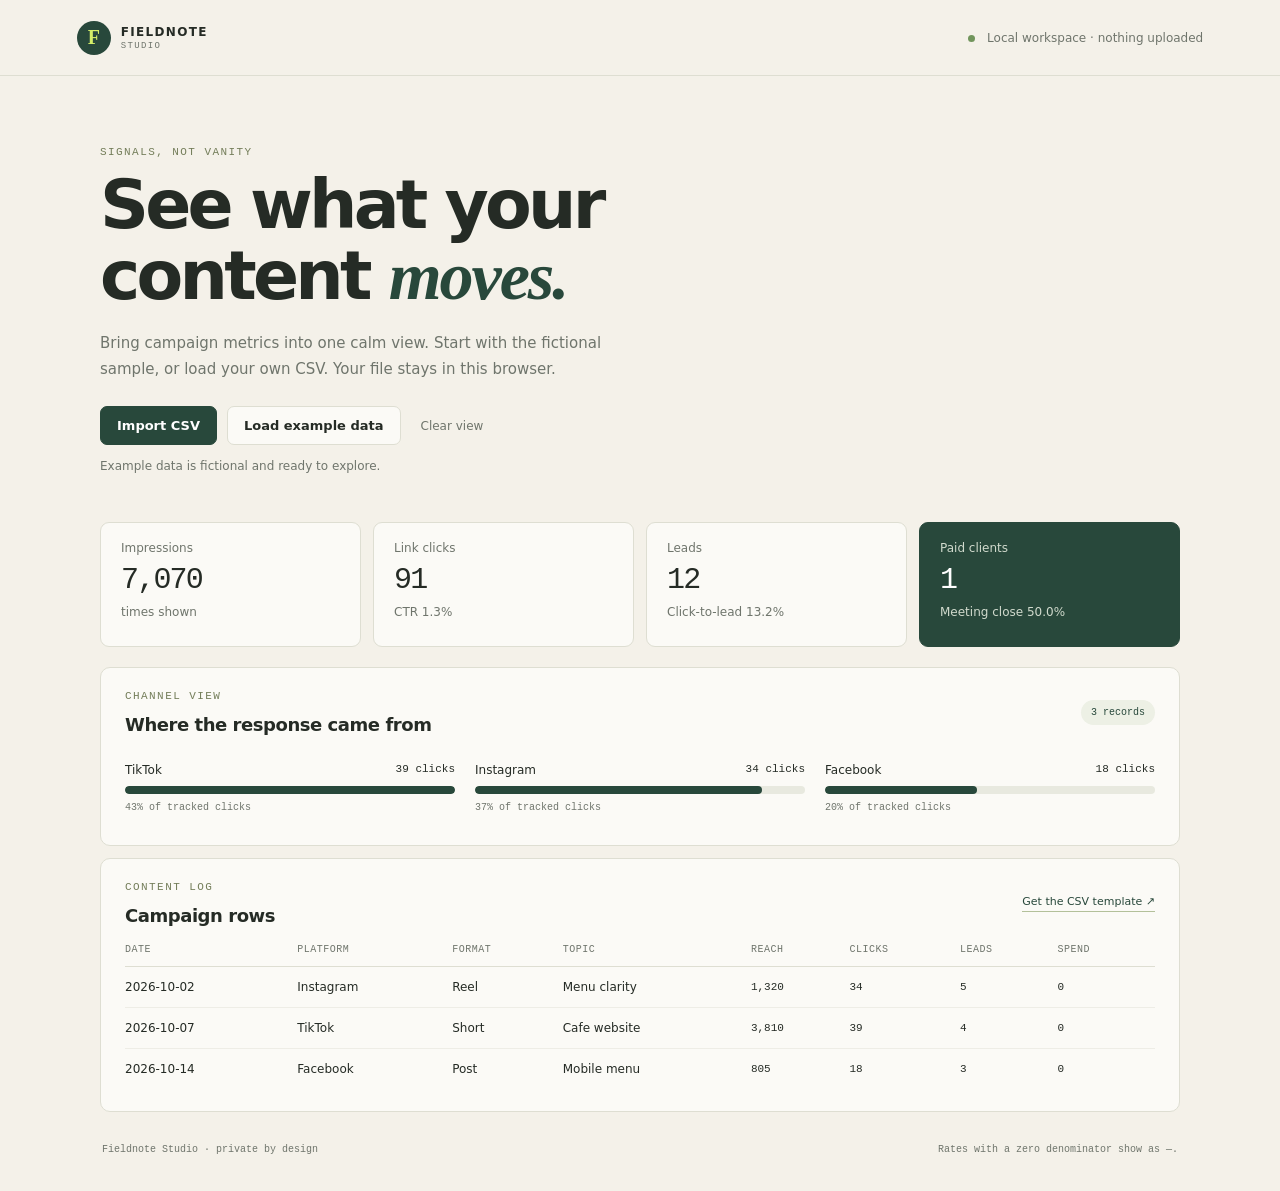
<file: commercial-studio/apps/campaign-dashboard/index.html>
<!doctype html>
<html lang="en">
<head>
  <meta charset="utf-8">
  <meta name="viewport" content="width=device-width, initial-scale=1">
  <meta name="theme-color" content="#f4f1e9">
  <title>Fieldnote | Campaign signals</title>
  <link rel="stylesheet" href="styles.css">
</head>
<body>
  <header class="topbar">
    <a class="brand" href="../../README.md" aria-label="Fieldnote Studio home"><span class="brand-mark">F</span><span>FIELDNOTE <small>STUDIO</small></span></a>
    <span class="privacy"><i></i> Local workspace · nothing uploaded</span>
  </header>
  <main class="shell">
    <section class="intro">
      <p class="eyebrow">SIGNALS, NOT VANITY</p>
      <h1>See what your content <em>moves.</em></h1>
      <p class="lede">Bring campaign metrics into one calm view. Start with the fictional sample, or load your own CSV. Your file stays in this browser.</p>
      <div class="actions">
        <label class="button primary" for="csv-file">Import CSV</label>
        <input id="csv-file" type="file" accept=".csv,text/csv" hidden>
        <button class="button quiet" id="load-sample" type="button">Load example data</button>
        <button class="text-button" id="clear-data" type="button">Clear view</button>
      </div>
      <p id="status" class="status" role="status">Example data is fictional and ready to explore.</p>
    </section>

    <section class="metric-grid" aria-label="Campaign totals">
      <article class="metric"><span>Impressions</span><strong id="total-impressions">—</strong><small>times shown</small></article>
      <article class="metric"><span>Link clicks</span><strong id="total-clicks">—</strong><small id="ctr">CTR —</small></article>
      <article class="metric"><span>Leads</span><strong id="total-leads">—</strong><small id="lead-rate">Click-to-lead —</small></article>
      <article class="metric accent"><span>Paid clients</span><strong id="total-paid">—</strong><small id="close-rate">Meeting close —</small></article>
    </section>

    <section class="panel chart-panel">
      <div class="section-heading"><div><p class="eyebrow">CHANNEL VIEW</p><h2>Where the response came from</h2></div><span id="record-count" class="pill">0 records</span></div>
      <div id="platform-chart" class="bars" aria-live="polite"></div>
      <p id="chart-empty" class="empty">Load sample data or import a CSV to see a channel comparison.</p>
    </section>

    <section class="panel table-panel">
      <div class="section-heading"><div><p class="eyebrow">CONTENT LOG</p><h2>Campaign rows</h2></div><a class="template-link" href="../../analytics/sample_campaign_metrics.csv" download>Get the CSV template ↗</a></div>
      <div class="table-wrap"><table><thead><tr><th>Date</th><th>Platform</th><th>Format</th><th>Topic</th><th>Reach</th><th>Clicks</th><th>Leads</th><th>Spend</th></tr></thead><tbody id="campaign-rows"></tbody></table></div>
      <p id="table-empty" class="empty">Nothing to show yet.</p>
    </section>

    <footer><span>Fieldnote Studio · private by design</span><span>Rates with a zero denominator show as —.</span></footer>
  </main>
  <script src="app.js"></script>
</body>
</html>
</file>
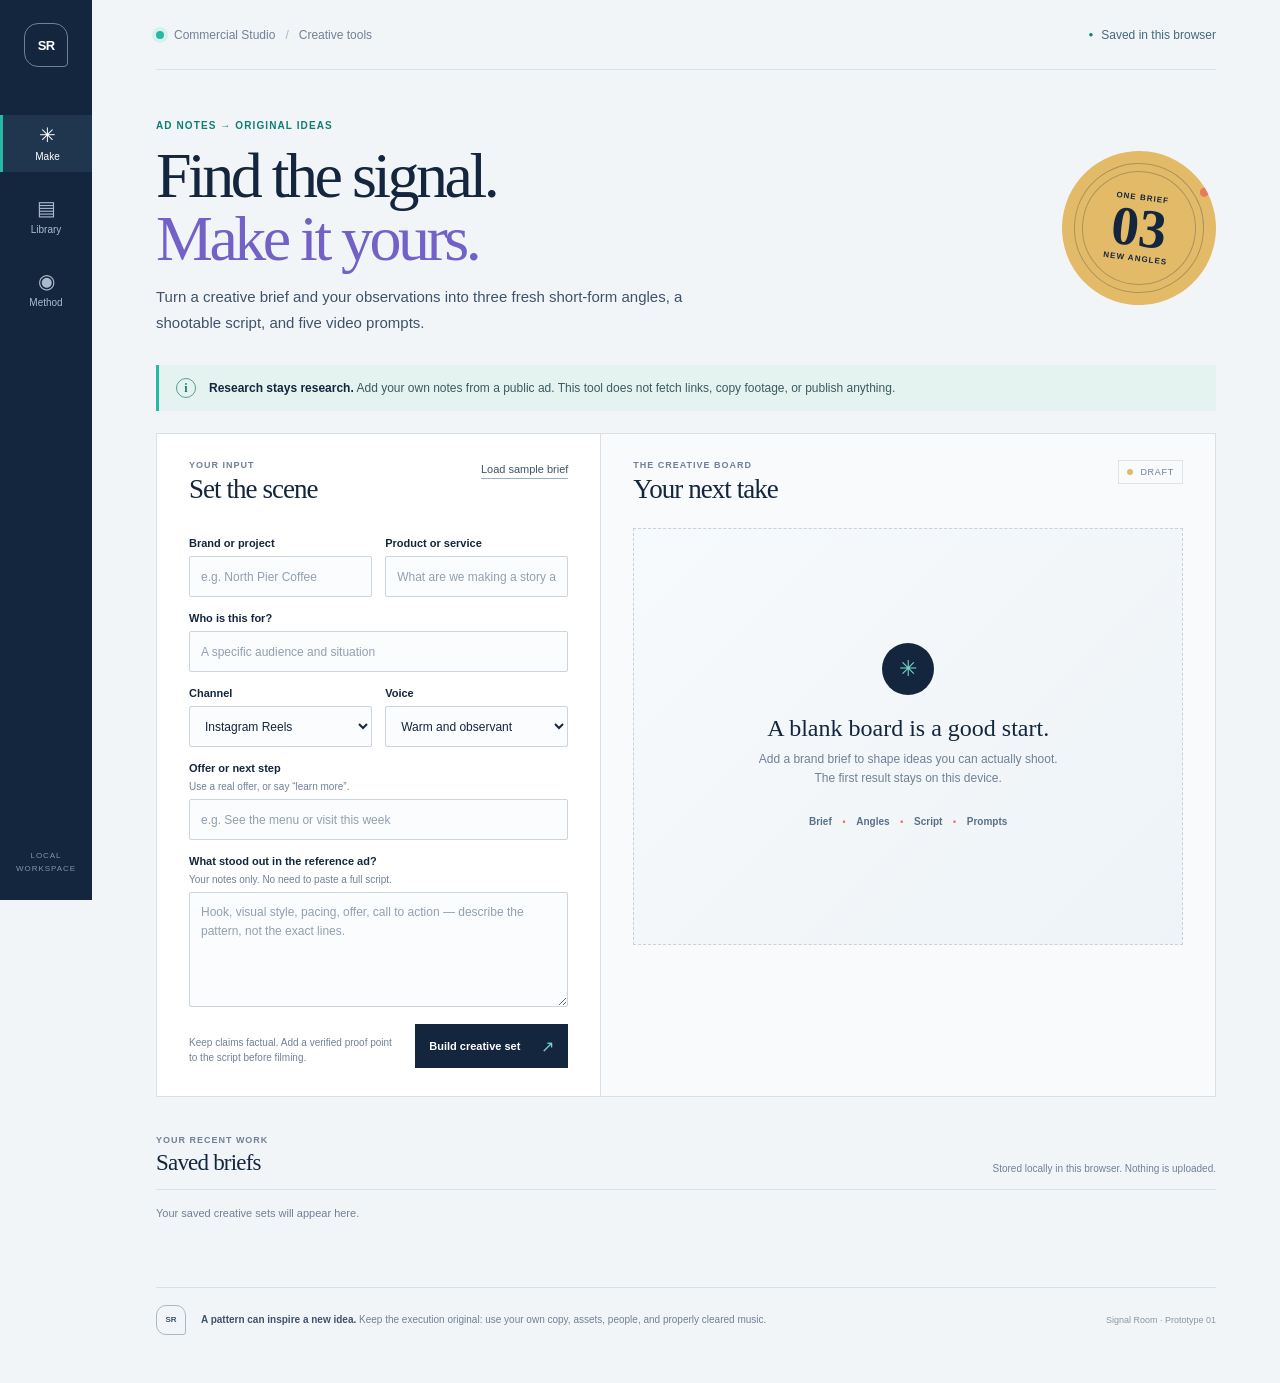
<file: commercial-studio/apps/creative-workbench/index.html>
<!doctype html>
<html lang="en">
<head>
  <meta charset="utf-8">
  <meta name="viewport" content="width=device-width, initial-scale=1">
  <meta name="theme-color" content="#14263d">
  <meta name="description" content="A local creative workbench for turning ad observations into original short-form concepts and video prompts.">
  <title>Signal Room — Creative Workbench</title>
  <link rel="stylesheet" href="styles.css">
  <script src="app.js" defer></script>
</head>
<body>
  <div class="app-frame">
    <aside class="rail" aria-label="Workspace navigation">
      <a class="brand-mark" href="#top" aria-label="Signal Room home">SR</a>
      <nav>
        <a class="nav-item is-current" href="#brief" aria-current="page"><span class="nav-glyph">✳</span><span>Make</span></a>
        <a class="nav-item" href="#library"><span class="nav-glyph">▤</span><span>Library</span></a>
        <a class="nav-item" href="#method"><span class="nav-glyph">◉</span><span>Method</span></a>
      </nav>
      <div class="rail-note">LOCAL<br>WORKSPACE</div>
    </aside>

    <main id="top" class="main-area">
      <header class="topbar">
        <div class="crumb"><span class="crumb-dot"></span> Commercial Studio <span class="crumb-slash">/</span> Creative tools</div>
        <div class="local-badge"><span aria-hidden="true">●</span> Saved in this browser</div>
      </header>

      <section class="intro" aria-labelledby="page-title">
        <div class="intro-copy">
          <p class="eyebrow">AD NOTES → ORIGINAL IDEAS</p>
          <h1 id="page-title">Find the signal.<br><em>Make it yours.</em></h1>
          <p class="intro-lede">Turn a creative brief and your observations into three fresh short-form angles, a shootable script, and five video prompts.</p>
        </div>
        <div class="signal-stamp" aria-label="One brief becomes three original creative angles">
          <span class="stamp-top">ONE BRIEF</span>
          <span class="stamp-number">03</span>
          <span class="stamp-bottom">NEW ANGLES</span>
          <span class="stamp-orbit" aria-hidden="true"></span>
        </div>
      </section>

      <section class="notice-strip" aria-label="How this tool works">
        <span class="notice-icon" aria-hidden="true">i</span>
        <p><strong>Research stays research.</strong> Add your own notes from a public ad. This tool does not fetch links, copy footage, or publish anything.</p>
      </section>

      <div class="workbench-grid">
        <section class="brief-panel" id="brief" aria-labelledby="brief-title">
          <div class="panel-heading">
            <div>
              <p class="section-kicker">YOUR INPUT</p>
              <h2 id="brief-title">Set the scene</h2>
            </div>
            <button class="text-button" id="sample-button" type="button">Load sample brief</button>
          </div>

          <form id="brief-form">
            <div class="field-pair">
              <label>Brand or project
                <input id="brand" name="brand" required maxlength="80" placeholder="e.g. North Pier Coffee">
              </label>
              <label>Product or service
                <input id="product" name="product" required maxlength="100" placeholder="What are we making a story about?">
              </label>
            </div>
            <label>Who is this for?
              <input id="audience" name="audience" required maxlength="140" placeholder="A specific audience and situation">
            </label>
            <div class="field-pair">
              <label>Channel
                <select id="platform" name="platform">
                  <option>Instagram Reels</option>
                  <option>TikTok</option>
                  <option>YouTube Shorts</option>
                  <option>Facebook Reels</option>
                  <option>General vertical video</option>
                </select>
              </label>
              <label>Voice
                <select id="tone" name="tone">
                  <option>Warm and observant</option>
                  <option>Playful and quick</option>
                  <option>Calm and useful</option>
                  <option>Direct and confident</option>
                  <option>Curious and conversational</option>
                </select>
              </label>
            </div>
            <label>Offer or next step <span class="label-note">Use a real offer, or say “learn more”.</span>
              <input id="offer" name="offer" maxlength="140" placeholder="e.g. See the menu or visit this week">
            </label>
            <label>What stood out in the reference ad? <span class="label-note">Your notes only. No need to paste a full script.</span>
              <textarea id="source-notes" name="sourceNotes" rows="5" maxlength="1200" placeholder="Hook, visual style, pacing, offer, call to action — describe the pattern, not the exact lines."></textarea>
            </label>
            <div class="form-footer">
              <p>Keep claims factual. Add a verified proof point to the script before filming.</p>
              <button class="primary-button" type="submit"><span>Build creative set</span><span aria-hidden="true">↗</span></button>
            </div>
          </form>
        </section>

        <section class="output-panel" aria-labelledby="output-title">
          <div class="panel-heading output-heading">
            <div>
              <p class="section-kicker">THE CREATIVE BOARD</p>
              <h2 id="output-title">Your next take</h2>
            </div>
            <span class="draft-tag"><span></span> DRAFT</span>
          </div>

          <div id="output-empty" class="empty-board">
            <div class="empty-mark" aria-hidden="true"><span>✳</span></div>
            <h3>A blank board is a good start.</h3>
            <p>Add a brand brief to shape ideas you can actually shoot. The first result stays on this device.</p>
            <div class="mini-flow" aria-label="Brief, angles, script, prompts">
              <span>Brief</span><i>·</i><span>Angles</span><i>·</i><span>Script</span><i>·</i><span>Prompts</span>
            </div>
          </div>

          <div id="output" class="output-content" hidden>
            <div class="result-toolbar">
              <p id="result-meta"></p>
              <div class="toolbar-actions">
                <button id="copy-button" class="secondary-button" type="button">Copy pack</button>
                <button id="export-button" class="secondary-button" type="button">Export .md</button>
              </div>
            </div>
            <div id="result-body"></div>
          </div>
        </section>
      </div>

      <section class="library-section" id="library" aria-labelledby="library-title">
        <div class="library-heading">
          <div>
            <p class="section-kicker">YOUR RECENT WORK</p>
            <h2 id="library-title">Saved briefs</h2>
          </div>
          <p>Stored locally in this browser. Nothing is uploaded.</p>
        </div>
        <div id="library-list" class="library-list">
          <p class="library-empty">Your saved creative sets will appear here.</p>
        </div>
      </section>

      <footer class="method-footer" id="method">
        <div class="method-symbol" aria-hidden="true">SR</div>
        <p><strong>A pattern can inspire a new idea.</strong> Keep the execution original: use your own copy, assets, people, and properly cleared music.</p>
        <span>Signal Room · Prototype 01</span>
      </footer>
      <div id="live-message" class="live-message" role="status" aria-live="polite"></div>
    </main>
  </div>
</body>
</html>
</file>
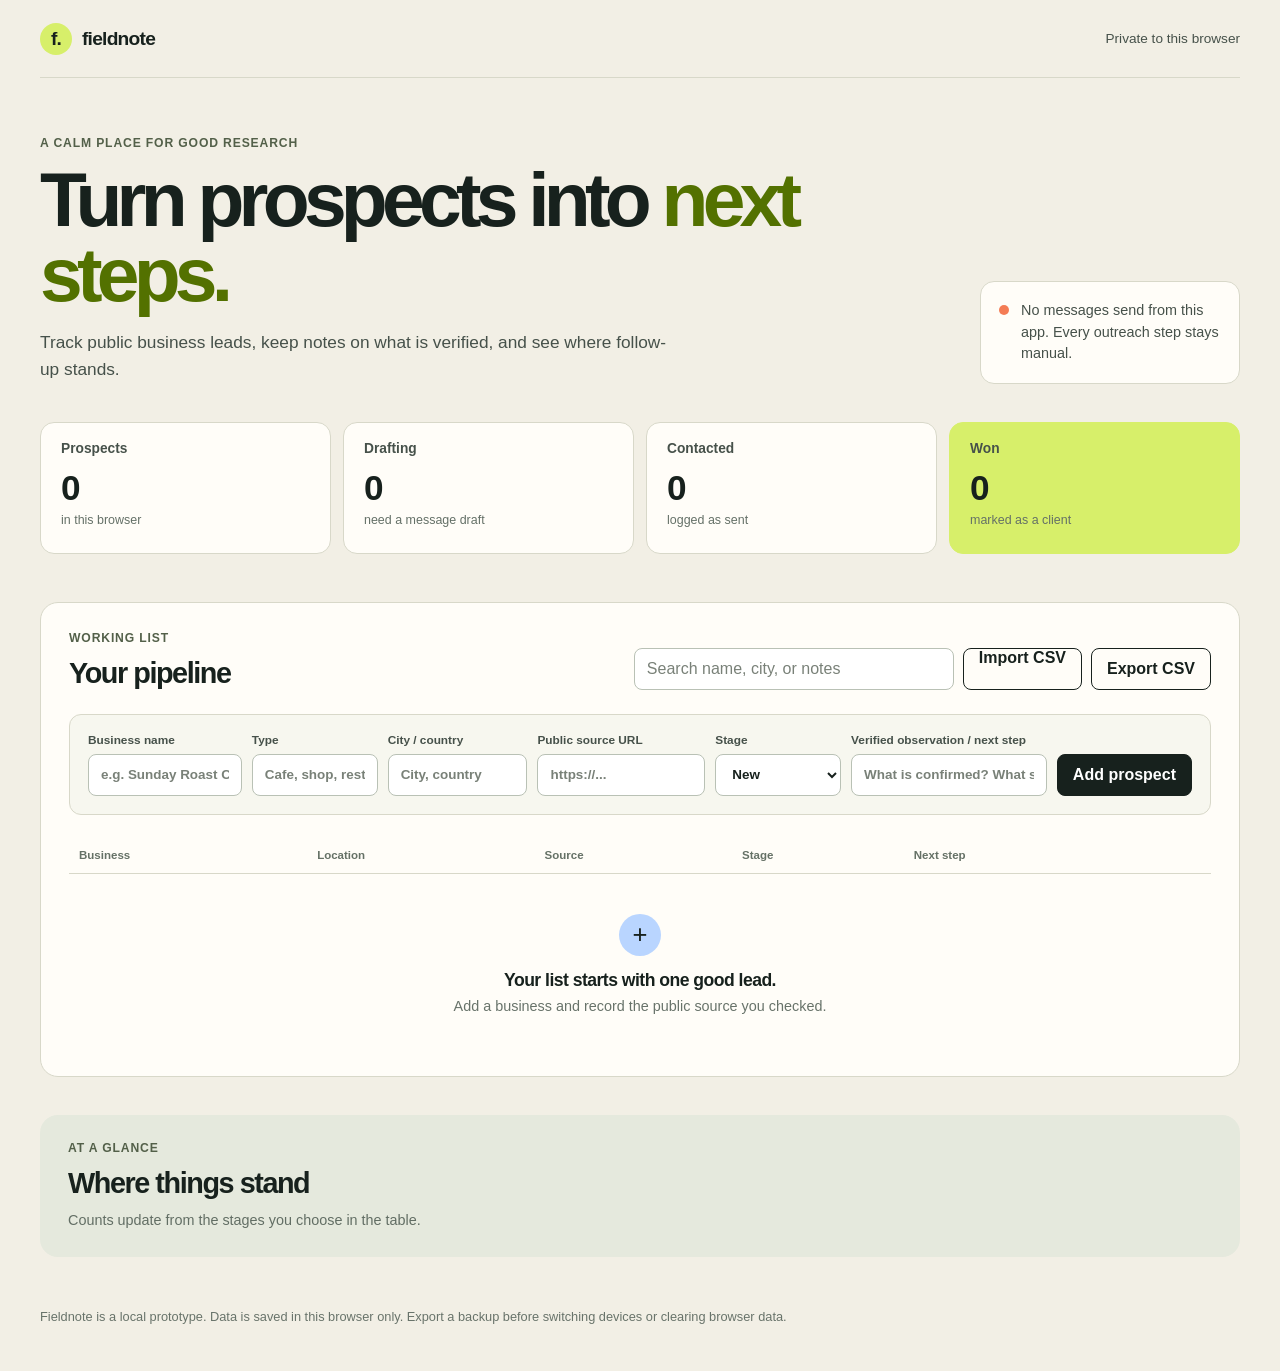
<file: commercial-studio/apps/prospect-board/index.html>
<!doctype html>
<html lang="en">
<head>
  <meta charset="utf-8">
  <meta name="viewport" content="width=device-width, initial-scale=1">
  <meta name="theme-color" content="#17211d">
  <title>Fieldnote | Local business pipeline</title>
  <link rel="stylesheet" href="styles.css">
  <script defer src="app.js"></script>
</head>
<body>
  <div class="shell">
    <header class="topbar">
      <a class="brand" href="#" aria-label="Fieldnote home"><span class="brand-mark">f.</span> fieldnote</a>
      <p class="privacy">Private to this browser</p>
    </header>

    <main>
      <section class="intro">
        <div>
          <p class="eyebrow">A calm place for good research</p>
          <h1>Turn prospects into <span>next steps.</span></h1>
          <p class="lede">Track public business leads, keep notes on what is verified, and see where follow-up stands.</p>
        </div>
        <div class="intro-note">
          <span class="note-dot" aria-hidden="true"></span>
          <p>No messages send from this app. Every outreach step stays manual.</p>
        </div>
      </section>

      <section class="metrics" aria-label="Pipeline overview">
        <article class="metric"><p>Prospects</p><strong id="metric-total">0</strong><span>in this browser</span></article>
        <article class="metric"><p>Drafting</p><strong id="metric-drafts">0</strong><span>need a message draft</span></article>
        <article class="metric"><p>Contacted</p><strong id="metric-contacted">0</strong><span>logged as sent</span></article>
        <article class="metric metric-accent"><p>Won</p><strong id="metric-won">0</strong><span>marked as a client</span></article>
      </section>

      <section class="board">
        <div class="board-heading">
          <div>
            <p class="eyebrow">Working list</p>
            <h2>Your pipeline</h2>
          </div>
          <div class="board-actions">
            <label class="search">
              <span class="visually-hidden">Search prospects</span>
              <input id="search" type="search" placeholder="Search name, city, or notes">
            </label>
            <label class="button button-quiet" for="import-file">Import CSV</label>
            <input id="import-file" type="file" accept=".csv,text/csv" hidden>
            <button class="button button-quiet" id="export" type="button">Export CSV</button>
          </div>
        </div>

        <form id="lead-form" class="add-form">
          <label>Business name
            <input name="businessName" required maxlength="100" autocomplete="organization" placeholder="e.g. Sunday Roast Cafe">
          </label>
          <label>Type
            <input name="businessType" maxlength="60" placeholder="Cafe, shop, restaurant">
          </label>
          <label>City / country
            <input name="location" maxlength="100" placeholder="City, country">
          </label>
          <label>Public source URL
            <input name="sourceUrl" type="url" maxlength="500" placeholder="https://...">
          </label>
          <label>Stage
            <select name="stage">
              <option value="new">New</option>
              <option value="researching">Researching</option>
              <option value="draft_ready">Draft ready</option>
              <option value="approved">Approved</option>
              <option value="contacted">Contacted</option>
              <option value="replied">Replied</option>
              <option value="won">Won</option>
              <option value="closed">Closed</option>
            </select>
          </label>
          <label class="notes-field">Verified observation / next step
            <input name="notes" maxlength="240" placeholder="What is confirmed? What should happen next?">
          </label>
          <button class="button button-primary" type="submit">Add prospect</button>
        </form>

        <div id="notice" class="notice" role="status" aria-live="polite"></div>

        <div class="table-wrap">
          <table>
            <thead>
              <tr><th>Business</th><th>Location</th><th>Source</th><th>Stage</th><th>Next step</th><th><span class="visually-hidden">Actions</span></th></tr>
            </thead>
            <tbody id="prospect-rows"></tbody>
          </table>
          <div id="empty-state" class="empty-state">
            <div class="empty-mark" aria-hidden="true">+</div>
            <h3>Your list starts with one good lead.</h3>
            <p>Add a business and record the public source you checked.</p>
          </div>
        </div>
      </section>

      <section class="stage-panel">
        <div>
          <p class="eyebrow">At a glance</p>
          <h2>Where things stand</h2>
          <p class="muted">Counts update from the stages you choose in the table.</p>
        </div>
        <div id="stage-chart" class="stage-chart" aria-label="Prospects by stage"></div>
      </section>
    </main>

    <footer>
      <p>Fieldnote is a local prototype. Data is saved in this browser only. Export a backup before switching devices or clearing browser data.</p>
    </footer>
  </div>
</body>
</html>
</file>
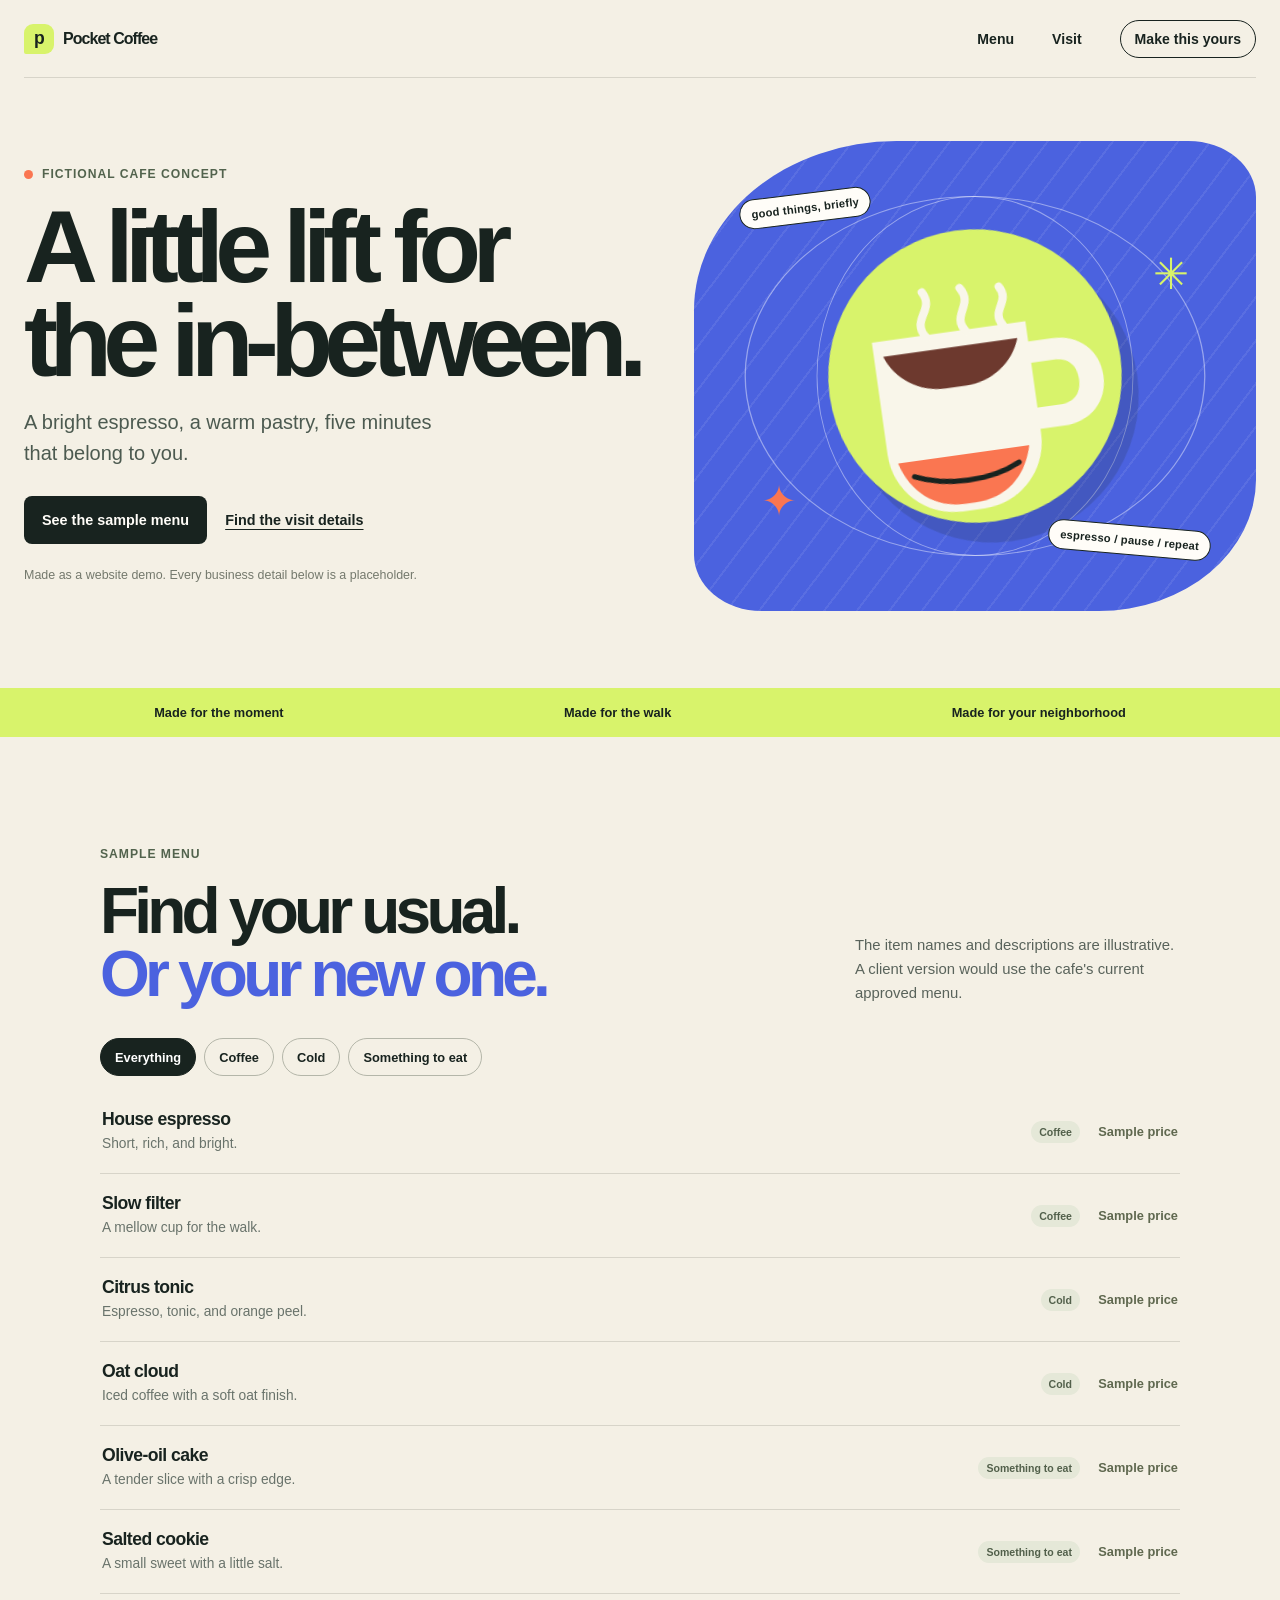
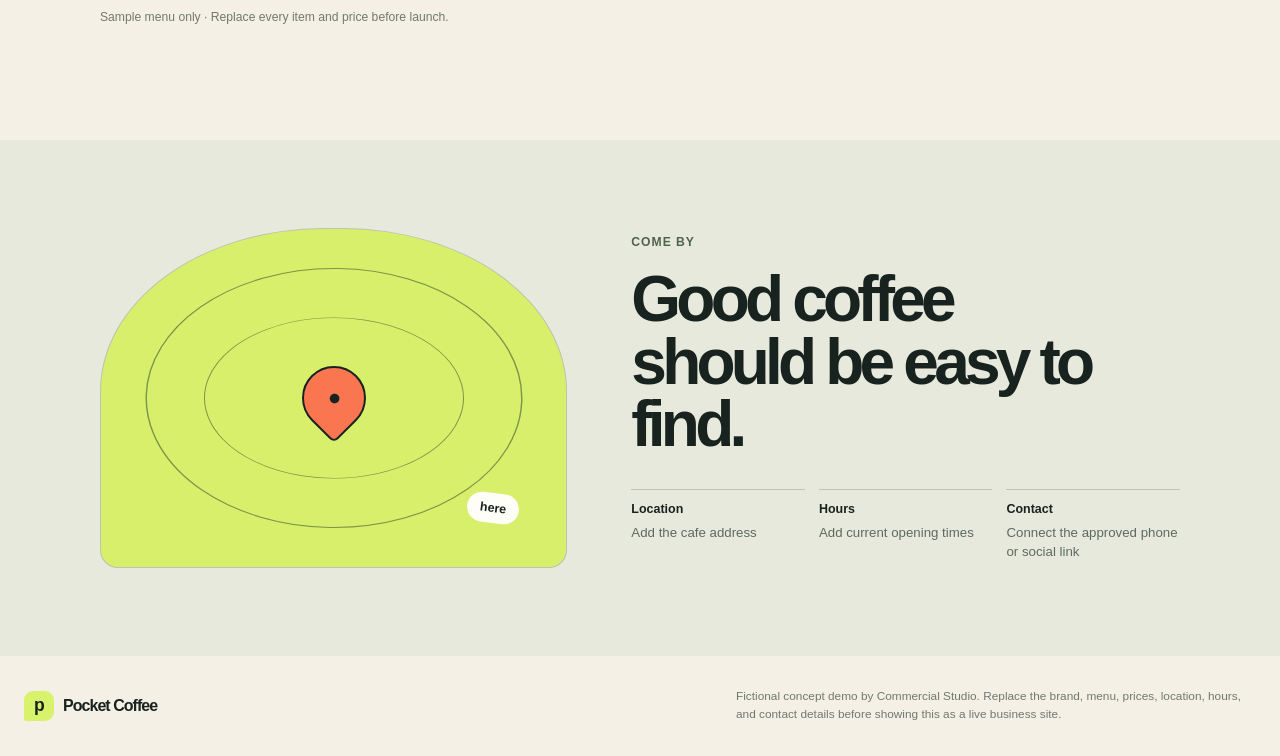
<file: commercial-studio/sites/cafe-demo/index.html>
<!doctype html>
<html lang="en">
<head>
  <meta charset="utf-8">
  <meta name="viewport" content="width=device-width, initial-scale=1">
  <meta name="theme-color" content="#18231f">
  <meta name="description" content="A fictional cafe website concept built for independent cafes.">
  <title>Pocket Coffee | Concept demo</title>
  <link rel="stylesheet" href="styles.css">
  <script defer src="app.js"></script>
</head>
<body>
  <header class="topbar">
    <a class="wordmark" href="#" aria-label="Pocket Coffee home"><span class="wordmark-icon">p</span><span>Pocket Coffee</span></a>
    <nav aria-label="Main navigation">
      <a href="#menu">Menu</a>
      <a href="#visit">Visit</a>
      <a class="nav-cta" href="#demo-note">Make this yours</a>
    </nav>
  </header>

  <main>
    <section class="hero">
      <div class="hero-copy">
        <p class="eyebrow"><span class="live-dot"></span> Fictional cafe concept</p>
        <h1>A little lift for the in-between.</h1>
        <p class="hero-text">A bright espresso, a warm pastry, five minutes that belong to you.</p>
        <div class="hero-actions">
          <a class="button button-dark" href="#menu">See the sample menu</a>
          <a class="text-link" href="#visit">Find the visit details</a>
        </div>
        <p class="hero-caption">Made as a website demo. Every business detail below is a placeholder.</p>
      </div>

      <div class="hero-art" aria-label="Original illustrated coffee cup" role="img">
        <div class="orbit orbit-one"></div>
        <div class="orbit orbit-two"></div>
        <span class="art-label label-top">good things, briefly</span>
        <svg class="cup-art" viewBox="0 0 380 380" aria-hidden="true">
          <circle cx="190" cy="190" r="143" fill="#d8f36b"/>
          <path d="M95 144h151v110c0 36-29 65-65 65h-21c-36 0-65-29-65-65V144Z" fill="#f9f6ea"/>
          <path d="M245 164h24c27 0 45 18 45 43s-18 43-45 43h-24v-21h23c14 0 22-8 22-22s-8-22-22-22h-23v-21Z" fill="#f9f6ea"/>
          <path d="M104 159h132c-8 23-30 39-56 39h-20c-26 0-48-16-56-39Z" fill="#6d392e"/>
          <path d="M148 146c-13-19 13-25 2-44M187 145c-12-17 12-24 0-42M224 145c-11-16 11-22 1-38" fill="none" stroke="#f9f6ea" stroke-width="8" stroke-linecap="round"/>
          <path d="M104 264h129c-8 30-29 48-60 48h-9c-30 0-52-18-60-48Z" fill="#fa7651"/>
          <path d="M118 279c28 13 72 15 103 0" fill="none" stroke="#18231f" stroke-width="5" stroke-linecap="round"/>
        </svg>
        <span class="art-label label-bottom">espresso / pause / repeat</span>
        <span class="art-star star-one" aria-hidden="true">✳</span>
        <span class="art-star star-two" aria-hidden="true">✦</span>
      </div>
    </section>

    <section class="strip" aria-label="Cafe details">
      <span>Made for the moment</span>
      <span>Made for the walk</span>
      <span>Made for your neighborhood</span>
    </section>

    <section id="menu" class="menu-section">
      <div class="section-heading">
        <div>
          <p class="eyebrow">Sample menu</p>
          <h2>Find your usual.<br><em>Or your new one.</em></h2>
        </div>
        <p class="section-intro">The item names and descriptions are illustrative. A client version would use the cafe's current approved menu.</p>
      </div>
      <div class="filters" role="group" aria-label="Filter menu items">
        <button type="button" data-filter="all" aria-pressed="true">Everything</button>
        <button type="button" data-filter="coffee" aria-pressed="false">Coffee</button>
        <button type="button" data-filter="cold" aria-pressed="false">Cold</button>
        <button type="button" data-filter="food" aria-pressed="false">Something to eat</button>
      </div>
      <ul id="menu-items" class="menu-list"></ul>
      <p class="sample-note">Sample menu only · Replace every item and price before launch.</p>
    </section>

    <section id="visit" class="visit-section">
      <div class="visit-mark" aria-hidden="true">
        <span class="map-ring ring-a"></span><span class="map-ring ring-b"></span><span class="map-pin">●</span>
        <span class="map-word">here</span>
      </div>
      <div class="visit-copy">
        <p class="eyebrow">Come by</p>
        <h2>Good coffee should be easy to find.</h2>
        <div class="visit-details">
          <p><strong>Location</strong><span>Add the cafe address</span></p>
          <p><strong>Hours</strong><span>Add current opening times</span></p>
          <p><strong>Contact</strong><span>Connect the approved phone or social link</span></p>
        </div>
      </div>
    </section>
  </main>

  <footer id="demo-note">
    <a class="wordmark" href="#"><span class="wordmark-icon">p</span><span>Pocket Coffee</span></a>
    <p>Fictional concept demo by Commercial Studio. Replace the brand, menu, prices, location, hours, and contact details before showing this as a live business site.</p>
  </footer>
</body>
</html>
</file>
<file: commercial-studio/apps/campaign-dashboard/styles.css>
:root{--paper:#f4f1e9;--ink:#252b25;--muted:#6f756c;--line:#deded2;--green:#28483b;--lime:#d4ee68;--card:#fbfaf6;--serif:Georgia,'Times New Roman',serif;--sans:system-ui,'Segoe UI',Arial,sans-serif;--mono:Consolas,'Courier New',monospace}
*{box-sizing:border-box}body{margin:0;background:var(--paper);color:var(--ink);font-family:var(--sans);font-size:15px}.topbar{height:76px;padding:0 clamp(22px,6vw,92px);display:flex;align-items:center;justify-content:space-between;border-bottom:1px solid var(--line)}.brand{display:flex;gap:10px;align-items:center;color:var(--ink);text-decoration:none;font-size:12px;font-weight:700;letter-spacing:.11em}.brand-mark{display:grid;place-items:center;width:34px;height:34px;background:var(--green);color:var(--lime);border-radius:50%;font-family:var(--serif);font-size:20px;letter-spacing:0}.brand small{display:block;margin-top:2px;font-family:var(--mono);font-size:9px;color:var(--muted);font-weight:400}.privacy{color:var(--muted);font-size:12px}.privacy i{display:inline-block;width:7px;height:7px;background:#71955c;border-radius:50%;margin-right:8px}.shell{width:min(1080px,calc(100% - 40px));margin:0 auto}.intro{padding:70px 0 34px;max-width:690px}.eyebrow{font:11px var(--mono);letter-spacing:.13em;color:#737d59;margin:0 0 12px}.intro h1{font-size:clamp(42px,6vw,68px);line-height:1.04;letter-spacing:-.055em;margin:0}.intro h1 em{font-family:var(--serif);font-weight:600;color:var(--green);letter-spacing:-.03em}.lede{max-width:560px;color:var(--muted);line-height:1.7;margin:20px 0 24px}.actions{display:flex;align-items:center;gap:10px;flex-wrap:wrap}.button{border:1px solid var(--line);border-radius:7px;padding:11px 16px;font:600 13px var(--sans);cursor:pointer}.primary{background:var(--green);color:white;border-color:var(--green)}.quiet{background:var(--card);color:var(--ink)}.text-button{border:0;background:transparent;color:var(--muted);font:500 12px var(--sans);cursor:pointer;padding:10px}.button:hover,.text-button:hover{transform:translateY(-1px)}.status{font-size:12px;color:var(--muted);min-height:17px;margin:14px 0 0}.metric-grid{display:grid;grid-template-columns:repeat(4,1fr);gap:12px;margin:12px 0 20px}.metric{background:var(--card);border:1px solid var(--line);border-radius:9px;padding:18px 20px;min-height:125px;display:flex;flex-direction:column;align-items:flex-start;gap:8px}.metric span,.metric small{font-size:12px;color:var(--muted)}.metric strong{font:500 30px var(--mono);letter-spacing:-.06em}.metric.accent{background:var(--green);color:#fff;border-color:var(--green)}.metric.accent span,.metric.accent small{color:#d1dacd}.panel{background:var(--card);border:1px solid var(--line);border-radius:10px;margin:12px 0;padding:22px 24px}.section-heading{display:flex;align-items:center;justify-content:space-between;gap:18px}.section-heading h2{font-size:18px;margin:0;letter-spacing:-.025em}.pill{font:10px var(--mono);padding:7px 10px;background:#edf0e5;color:var(--green);border-radius:99px}.bars{display:grid;grid-template-columns:repeat(3,1fr);gap:20px;margin-top:28px}.bar-item{min-width:0}.bar-top{display:flex;justify-content:space-between;gap:8px;font-size:12px;margin-bottom:9px}.bar-top strong{font:11px var(--mono)}.track{height:8px;border-radius:99px;background:#e8e9df;overflow:hidden}.fill{height:100%;background:var(--green);border-radius:99px}.bar-note{font:10px var(--mono);color:var(--muted);margin-top:8px}.empty{font-size:13px;color:var(--muted);padding:16px 0 4px}.table-wrap{overflow-x:auto;margin-top:18px}table{width:100%;border-collapse:collapse;text-align:left;white-space:nowrap}th{font:10px var(--mono);color:var(--muted);font-weight:400;text-transform:uppercase;letter-spacing:.05em;padding:0 16px 11px 0;border-bottom:1px solid var(--line)}td{font-size:12px;padding:13px 16px 13px 0;border-bottom:1px solid #eeede6}tbody tr:last-child td{border-bottom:0}td:nth-child(n+5){font-family:var(--mono);font-size:11px}.template-link{font-size:11px;color:var(--green);text-decoration:none;border-bottom:1px solid #b3c09a;padding-bottom:3px}footer{display:flex;justify-content:space-between;gap:15px;padding:20px 2px 36px;color:var(--muted);font:10px var(--mono)}@media(max-width:760px){.metric-grid{grid-template-columns:repeat(2,1fr)}.bars{grid-template-columns:1fr;gap:18px}.intro{padding-top:48px}.panel{padding:19px 16px}.section-heading{align-items:flex-start}.privacy{max-width:145px;text-align:right;line-height:1.5}}@media(max-width:430px){.shell{width:calc(100% - 28px)}.topbar{padding:0 16px}.metric{min-height:112px;padding:15px}.metric strong{font-size:25px}.section-heading{flex-direction:column}.section-heading h2{font-size:16px}footer{flex-direction:column}}
</file>
<file: commercial-studio/apps/creative-workbench/styles.css>
:root {
  color-scheme: light;
  --ink: #14263d;
  --ink-soft: #3f5269;
  --paper: #f2f5f8;
  --white: #ffffff;
  --line: #d8e0e8;
  --muted: #718096;
  --teal: #28b9a5;
  --teal-dark: #117d73;
  --coral: #ec765e;
  --gold: #e3bb68;
  --violet: #7461c7;
  --focus: #176ce0;
  font-family: "Segoe UI", Aptos, Arial, sans-serif;
  font-synthesis: none;
}

* { box-sizing: border-box; }
html { scroll-behavior: smooth; }
body { margin: 0; background: var(--paper); color: var(--ink); }
button, input, select, textarea { font: inherit; }
button, a { -webkit-tap-highlight-color: transparent; }
button:focus-visible, a:focus-visible, input:focus-visible, select:focus-visible, textarea:focus-visible { outline: 3px solid var(--focus); outline-offset: 3px; }

.app-frame { min-height: 100vh; }
.rail { position: fixed; inset: 0 auto 0 0; width: 92px; display: flex; flex-direction: column; align-items: center; background: var(--ink); color: #dce6ef; z-index: 2; }
.brand-mark { margin: 23px 0 48px; width: 44px; height: 44px; display: grid; place-items: center; border: 1px solid #6d8095; border-radius: 14px 14px 4px 14px; color: white; text-decoration: none; font: 700 13px/1 "Segoe UI", sans-serif; letter-spacing: -.06em; }
.rail nav { display: grid; gap: 16px; width: 100%; }
.nav-item { display: grid; justify-items: center; gap: 6px; padding: 10px 3px; color: #a9bbcd; text-decoration: none; font-size: 10px; transition: color .16s ease, background .16s ease; }
.nav-item:hover, .nav-item.is-current { color: #fff; }
.nav-item.is-current { border-left: 3px solid var(--teal); background: #20354e; }
.nav-glyph { font-size: 20px; line-height: 1; }
.rail-note { margin-top: auto; margin-bottom: 24px; color: #8093a6; text-align: center; font-size: 8px; line-height: 1.6; letter-spacing: .12em; }
.main-area { max-width: 1640px; margin-left: 92px; padding: 0 clamp(24px, 5vw, 82px) 48px; }
.topbar { height: 70px; display: flex; justify-content: space-between; align-items: center; border-bottom: 1px solid var(--line); color: var(--muted); font-size: 12px; }
.crumb { display: flex; align-items: center; gap: 10px; }
.crumb-dot { width: 8px; height: 8px; border-radius: 50%; background: var(--teal); box-shadow: 0 0 0 4px #d7f2ee; }
.crumb-slash { color: #abb6c2; }
.local-badge { display: flex; gap: 8px; align-items: center; color: #466879; }
.local-badge span { color: var(--teal-dark); font-size: 8px; }

.intro { display: flex; align-items: center; justify-content: space-between; gap: 30px; padding: 50px 0 30px; }
.intro-copy { max-width: 740px; }
.eyebrow, .section-kicker { margin: 0 0 14px; color: var(--teal-dark); font-size: 10px; font-weight: 750; letter-spacing: .11em; }
h1, h2, h3, p { margin-top: 0; }
h1 { margin-bottom: 14px; font: 500 clamp(38px, 5vw, 66px)/.98 Georgia, "Times New Roman", serif; letter-spacing: -.055em; }
h1 em { color: var(--violet); font-style: normal; }
.intro-lede { max-width: 570px; margin-bottom: 0; color: var(--ink-soft); font-size: 15px; line-height: 1.7; }
.signal-stamp { position: relative; width: 154px; height: 154px; display: flex; flex-direction: column; align-items: center; justify-content: center; flex: 0 0 auto; overflow: hidden; border-radius: 50%; background: var(--gold); color: var(--ink); transform: rotate(7deg); }
.signal-stamp::before, .signal-stamp::after { position: absolute; content: ""; border: 1px solid rgba(20,38,61,.27); border-radius: 50%; }
.signal-stamp::before { inset: 12px; }
.signal-stamp::after { inset: 20px; }
.stamp-top, .stamp-bottom { position: relative; z-index: 1; font-size: 8px; font-weight: 800; letter-spacing: .13em; }
.stamp-number { position: relative; z-index: 1; font: 700 55px/.95 Georgia, serif; }
.stamp-orbit { position: absolute; right: 12px; top: 29px; width: 9px; height: 9px; border-radius: 50%; background: var(--coral); }

.notice-strip { display: flex; align-items: center; gap: 13px; padding: 13px 17px; margin-bottom: 22px; border-left: 3px solid var(--teal); background: #e4f3f0; color: #3b5a61; }
.notice-icon { width: 20px; height: 20px; display: grid; place-items: center; border: 1px solid #5d9b94; border-radius: 50%; color: var(--teal-dark); font: 700 12px Georgia, serif; flex: 0 0 auto; }
.notice-strip p { margin: 0; font-size: 12px; line-height: 1.5; }
.notice-strip strong { color: var(--ink); }

.workbench-grid { display: grid; grid-template-columns: minmax(320px, .84fr) minmax(460px, 1.16fr); border: 1px solid var(--line); background: var(--white); }
.brief-panel, .output-panel { min-width: 0; padding: 26px clamp(20px, 2.5vw, 38px) 28px; }
.brief-panel { border-right: 1px solid var(--line); }
.panel-heading { min-height: 52px; display: flex; justify-content: space-between; align-items: flex-start; gap: 14px; margin-bottom: 25px; }
.panel-heading .section-kicker { margin-bottom: 5px; color: var(--muted); font-size: 9px; }
h2 { margin-bottom: 0; font: 500 27px/1.1 Georgia, "Times New Roman", serif; letter-spacing: -.035em; }
.text-button { border: 0; border-bottom: 1px solid #a0b0be; padding: 3px 0; background: none; color: var(--ink-soft); font-size: 11px; cursor: pointer; }
.text-button:hover { color: var(--teal-dark); border-color: var(--teal-dark); }
form { display: grid; gap: 15px; }
label { display: grid; gap: 7px; color: var(--ink); font-size: 11px; font-weight: 700; }
.label-note { display: inline; color: var(--muted); font-size: 10px; font-weight: 400; }
.field-pair { display: grid; grid-template-columns: 1fr 1fr; gap: 13px; }
input, select, textarea { width: 100%; min-height: 41px; border: 1px solid #cad5df; border-radius: 2px; padding: 10px 11px; background: #fbfcfd; color: var(--ink); font-size: 12px; font-weight: 400; }
input::placeholder, textarea::placeholder { color: #91a0af; }
input:hover, select:hover, textarea:hover { border-color: #90a5b8; }
textarea { min-height: 115px; resize: vertical; line-height: 1.55; }
.form-footer { display: flex; align-items: flex-end; justify-content: space-between; gap: 16px; padding-top: 2px; }
.form-footer p { max-width: 210px; margin: 0 0 3px; color: var(--muted); font-size: 10px; line-height: 1.5; }
.primary-button { min-height: 44px; display: flex; align-items: center; justify-content: space-between; gap: 21px; border: 0; padding: 0 14px; background: var(--ink); color: #fff; font-size: 11px; font-weight: 700; cursor: pointer; transition: background .15s ease; }
.primary-button:hover { background: var(--teal-dark); }
.primary-button span:last-child { color: #76d7ca; font-size: 16px; }

.output-panel { background: #f8fafc; }
.output-heading { margin-bottom: 16px; }
.draft-tag { display: flex; align-items: center; gap: 7px; padding: 6px 8px; border: 1px solid #dce5eb; color: var(--muted); font-size: 9px; letter-spacing: .08em; }
.draft-tag span { width: 6px; height: 6px; border-radius: 50%; background: var(--gold); }
.empty-board { min-height: 417px; display: flex; flex-direction: column; justify-content: center; align-items: center; padding: 30px; border: 1px dashed #c6d2dd; background: linear-gradient(135deg, #f7fafc, #eef3f7); text-align: center; }
.empty-mark { width: 52px; height: 52px; display: grid; place-items: center; margin-bottom: 20px; border-radius: 50%; background: var(--ink); color: #75d7ca; font-size: 22px; }
.empty-board h3 { max-width: 300px; margin-bottom: 8px; font: 500 24px/1.12 Georgia, serif; }
.empty-board p { max-width: 315px; margin-bottom: 24px; color: var(--muted); font-size: 12px; line-height: 1.6; }
.mini-flow { display: flex; align-items: center; gap: 10px; color: #587086; font-size: 10px; font-weight: 650; }
.mini-flow i { color: var(--coral); font-style: normal; font-size: 16px; }
.output-content { padding-bottom: 6px; }
.result-toolbar { display: flex; justify-content: space-between; align-items: center; gap: 12px; padding: 10px 0 15px; border-bottom: 1px solid var(--line); }
.result-toolbar p { margin: 0; color: var(--muted); font-size: 10px; }
.toolbar-actions { display: flex; gap: 7px; }
.secondary-button { border: 1px solid #bdcbd7; padding: 7px 9px; background: #fff; color: var(--ink); font-size: 10px; font-weight: 650; cursor: pointer; }
.secondary-button:hover { border-color: var(--teal-dark); color: var(--teal-dark); }
.result-section { padding: 19px 0; border-bottom: 1px solid var(--line); }
.result-section:last-child { border-bottom: 0; }
.result-section h3 { margin: 0 0 12px; font: 500 19px/1.2 Georgia, serif; }
.result-label { margin-bottom: 5px; color: var(--teal-dark); font-size: 9px; font-weight: 750; letter-spacing: .1em; text-transform: uppercase; }
.signal-list { display: grid; grid-template-columns: repeat(2, 1fr); gap: 7px 16px; }
.signal-item { padding: 9px 0; border-top: 1px solid #dfe6ec; }
.signal-item p { margin: 0; color: var(--ink-soft); font-size: 11px; line-height: 1.5; }
.signal-item strong { display: block; margin-bottom: 3px; color: var(--ink); font-size: 10px; }
.angle-list { display: grid; gap: 9px; }
.angle { display: grid; grid-template-columns: 32px 1fr; gap: 10px; padding: 11px 12px; background: #fff; border-left: 2px solid var(--violet); }
.angle:nth-child(2) { border-color: var(--coral); }
.angle:nth-child(3) { border-color: var(--teal); }
.angle-index { color: #8998a8; font: 500 18px Georgia, serif; }
.angle h4 { margin: 0 0 4px; font-size: 11px; }
.angle p { margin: 0; color: var(--ink-soft); font-size: 10px; line-height: 1.5; }
.script-sheet { border: 1px solid #d7e0e8; background: #fff; }
.script-line { display: grid; grid-template-columns: 72px 1fr; gap: 11px; padding: 10px 12px; border-bottom: 1px solid #e8edf1; }
.script-line:last-child { border-bottom: 0; }
.script-time { color: var(--violet); font-size: 9px; font-weight: 750; }
.script-line p { margin: 0; color: var(--ink-soft); font-size: 10px; line-height: 1.55; }
.prompt-list { display: grid; gap: 7px; counter-reset: prompt; }
.prompt-item { position: relative; padding: 10px 11px 10px 38px; background: #e9eef3; color: var(--ink-soft); font-size: 10px; line-height: 1.55; counter-increment: prompt; }
.prompt-item::before { content: counter(prompt, decimal-leading-zero); position: absolute; left: 11px; top: 10px; color: var(--teal-dark); font-size: 9px; font-weight: 800; }
.caption-box { padding: 12px; background: var(--ink); color: #ecf2f7; font-size: 11px; line-height: 1.6; }
.caption-box p { margin: 0; }
.claim-note { margin: 8px 0 0; color: var(--muted); font-size: 9px; line-height: 1.5; }

.library-section { padding: 38px 0 4px; }
.library-heading { display: flex; justify-content: space-between; align-items: end; gap: 16px; padding-bottom: 13px; border-bottom: 1px solid var(--line); }
.library-heading .section-kicker { margin-bottom: 5px; color: var(--muted); font-size: 9px; }
.library-heading h2 { font-size: 23px; }
.library-heading > p { margin: 0 0 2px; color: var(--muted); font-size: 10px; }
.library-list { display: grid; grid-template-columns: repeat(3, minmax(0, 1fr)); gap: 0 18px; }
.library-empty { grid-column: 1/-1; padding: 17px 0; color: var(--muted); font-size: 11px; }
.library-entry { display: flex; justify-content: space-between; align-items: center; gap: 12px; min-width: 0; padding: 15px 0; border-bottom: 1px solid var(--line); }
.library-load { min-width: 0; overflow: hidden; border: 0; padding: 0; background: transparent; color: var(--ink); text-align: left; cursor: pointer; }
.library-load strong, .library-load span { display: block; overflow: hidden; text-overflow: ellipsis; white-space: nowrap; }
.library-load strong { margin-bottom: 4px; font-size: 11px; }
.library-load span { color: var(--muted); font-size: 9px; }
.library-delete { flex: 0 0 auto; border: 0; background: transparent; color: #77889a; font-size: 10px; cursor: pointer; }
.library-delete:hover { color: #b64b37; }
.method-footer { display: flex; align-items: center; gap: 15px; margin-top: 36px; padding: 17px 0 0; border-top: 1px solid var(--line); }
.method-symbol { width: 30px; height: 30px; display: grid; place-items: center; flex: 0 0 auto; border: 1px solid #aab8c5; border-radius: 10px 10px 3px 10px; color: var(--ink-soft); font-size: 8px; font-weight: 800; }
.method-footer p { max-width: 650px; margin: 0; color: var(--muted); font-size: 10px; line-height: 1.55; }
.method-footer strong { color: var(--ink-soft); }
.method-footer > span { margin-left: auto; color: #8a98a6; font-size: 9px; white-space: nowrap; }
.live-message { position: fixed; right: 22px; bottom: 20px; z-index: 5; max-width: min(360px, calc(100vw - 44px)); padding: 11px 15px; background: var(--ink); color: #fff; font-size: 11px; opacity: 0; transform: translateY(10px); pointer-events: none; transition: opacity .18s ease, transform .18s ease; }
.live-message.is-visible { opacity: 1; transform: translateY(0); }
[hidden] { display: none !important; }

@media (max-width: 1050px) {
  .main-area { padding-right: 28px; padding-left: 28px; }
  .workbench-grid { grid-template-columns: minmax(290px, .9fr) minmax(380px, 1.1fr); }
  .brief-panel, .output-panel { padding-right: 22px; padding-left: 22px; }
}
@media (max-width: 790px) {
  .rail { width: 64px; }
  .brand-mark { width: 38px; height: 38px; margin-top: 17px; margin-bottom: 35px; }
  .main-area { margin-left: 64px; padding-right: 20px; padding-left: 20px; }
  .workbench-grid { grid-template-columns: 1fr; }
  .brief-panel { border-right: 0; border-bottom: 1px solid var(--line); }
  .empty-board { min-height: 300px; }
  .library-list { grid-template-columns: repeat(2, minmax(0, 1fr)); }
}
@media (max-width: 540px) {
  .rail { inset: auto 0 0; width: 100%; height: 61px; flex-direction: row; justify-content: center; box-shadow: 0 -4px 18px rgba(20, 38, 61, .08); }
  .brand-mark, .rail-note { display: none; }
  .rail nav { display: flex; justify-content: space-evenly; height: 100%; }
  .nav-item { min-width: 75px; padding: 6px 8px 4px; font-size: 9px; }
  .nav-item.is-current { border-left: 0; border-top: 3px solid var(--teal); }
  .nav-glyph { font-size: 17px; }
  .main-area { margin-left: 0; padding: 0 15px 86px; }
  .topbar { height: 54px; font-size: 10px; }
  .crumb { gap: 6px; }
  .local-badge { font-size: 9px; }
  .intro { padding: 32px 0 24px; }
  .signal-stamp { width: 84px; height: 84px; }
  .stamp-top, .stamp-bottom { font-size: 6px; }
  .stamp-number { font-size: 34px; }
  .signal-stamp::before { inset: 7px; }
  .signal-stamp::after { inset: 13px; }
  .signal-stamp .stamp-orbit { top: 16px; right: 8px; width: 6px; height: 6px; }
  .intro-lede { font-size: 12px; }
  .notice-strip { align-items: flex-start; padding: 11px; }
  .notice-strip p { font-size: 10px; }
  .brief-panel, .output-panel { padding: 20px 16px; }
  .field-pair { grid-template-columns: 1fr; gap: 15px; }
  .form-footer { align-items: stretch; flex-direction: column; }
  .form-footer p { max-width: 100%; }
  .primary-button { justify-content: center; }
  .result-toolbar { align-items: flex-start; flex-direction: column; }
  .toolbar-actions { width: 100%; }
  .toolbar-actions button { flex: 1; }
  .signal-list { grid-template-columns: 1fr; }
  .library-heading { align-items: flex-start; flex-direction: column; }
  .library-list { grid-template-columns: 1fr; }
  .method-footer { align-items: flex-start; flex-wrap: wrap; }
  .method-footer > span { width: 100%; margin-left: 45px; }
}
@media (prefers-reduced-motion: reduce) {
  *, *::before, *::after { scroll-behavior: auto !important; transition-duration: .01ms !important; animation-duration: .01ms !important; animation-iteration-count: 1 !important; }
}
</file>
<file: commercial-studio/apps/prospect-board/styles.css>
:root {
  color-scheme: light;
  --ink: #17211d;
  --ink-soft: #46514a;
  --paper: #f2efe5;
  --surface: #fffdf8;
  --line: #d8d8c9;
  --lime: #d7ef6a;
  --blue: #b9d5ff;
  --orange: #f47c55;
  --radius: 14px;
  font-family: "Segoe UI", "Avenir Next", Arial, sans-serif;
  color: var(--ink);
  background: var(--paper);
}
* { box-sizing: border-box; }
body { margin: 0; min-width: 320px; background: var(--paper); }
button, input, select { font: inherit; }
button, a, input, select { -webkit-tap-highlight-color: transparent; }
:focus-visible { outline: 3px solid #3554db; outline-offset: 3px; }
.shell { width: min(1200px, calc(100% - 40px)); margin: 0 auto; }
.topbar { min-height: 78px; display: flex; align-items: center; justify-content: space-between; border-bottom: 1px solid var(--line); }
.brand { display: inline-flex; gap: 10px; align-items: center; color: var(--ink); text-decoration: none; font-weight: 800; letter-spacing: -.04em; font-size: 1.2rem; }
.brand-mark { display: grid; place-items: center; width: 32px; height: 32px; border-radius: 50%; background: var(--lime); font-weight: 900; }
.privacy { margin: 0; color: var(--ink-soft); font-size: .85rem; }
.intro { display: grid; grid-template-columns: minmax(0, 1fr) 260px; gap: 44px; align-items: end; padding: 58px 0 38px; }
.eyebrow { margin: 0 0 12px; color: #536049; font-size: .76rem; font-weight: 700; letter-spacing: .07em; text-transform: uppercase; }
h1, h2, h3, p { margin-top: 0; }
h1 { max-width: 760px; margin-bottom: 16px; font-size: clamp(2.5rem, 6vw, 5.6rem); line-height: .98; letter-spacing: -.075em; }
h1 span { color: #537100; }
.lede { max-width: 640px; margin: 0; color: var(--ink-soft); font-size: 1.08rem; line-height: 1.6; }
.intro-note { display: flex; gap: 12px; align-items: flex-start; padding: 18px; border: 1px solid var(--line); border-radius: var(--radius); background: var(--surface); }
.intro-note p { margin: 0; color: var(--ink-soft); font-size: .9rem; line-height: 1.5; }
.note-dot { flex: 0 0 10px; width: 10px; height: 10px; margin-top: 5px; border-radius: 50%; background: var(--orange); }
.metrics { display: grid; grid-template-columns: repeat(4, 1fr); gap: 12px; margin-bottom: 48px; }
.metric { min-height: 132px; padding: 18px 20px; border: 1px solid var(--line); border-radius: var(--radius); background: var(--surface); }
.metric p { margin: 0 0 14px; color: var(--ink-soft); font-size: .86rem; font-weight: 650; }
.metric strong { display: block; font-size: 2.2rem; line-height: 1; letter-spacing: -.06em; }
.metric span { display: block; margin-top: 8px; color: #647067; font-size: .78rem; }
.metric-accent { background: var(--lime); border-color: var(--lime); }
.board { padding: 28px; border: 1px solid var(--line); border-radius: 18px; background: var(--surface); }
.board-heading { display: flex; justify-content: space-between; gap: 20px; align-items: end; margin-bottom: 24px; }
.board-heading h2, .stage-panel h2 { margin: 0; font-size: 1.8rem; letter-spacing: -.05em; }
.board-actions { display: flex; gap: 9px; align-items: center; }
.search input { width: min(320px, 32vw); }
input, select { width: 100%; min-height: 42px; padding: 10px 12px; border: 1px solid #b9c1b5; border-radius: 8px; background: #fff; color: var(--ink); }
input::placeholder { color: #798178; }
.add-form { display: grid; grid-template-columns: 1.1fr .9fr 1fr 1.2fr .9fr 1.4fr auto; gap: 10px; padding: 18px; border: 1px solid var(--line); border-radius: 12px; background: #f7f7ef; }
.add-form label { min-width: 0; color: var(--ink-soft); font-size: .74rem; font-weight: 650; }
.add-form input, .add-form select { display: block; margin-top: 7px; font-size: .84rem; }
.button { min-height: 42px; padding: 0 15px; border: 1px solid var(--ink); border-radius: 8px; cursor: pointer; font-weight: 700; white-space: nowrap; }
.button-primary { align-self: end; background: var(--ink); color: #fff; }
.button-primary:hover { background: #2a3a31; }
.button-quiet { background: transparent; color: var(--ink); }
.button-quiet:hover { background: var(--lime); }
.notice { min-height: 22px; padding-top: 10px; color: #59664f; font-size: .82rem; }
.table-wrap { overflow-x: auto; }
table { width: 100%; border-collapse: collapse; text-align: left; }
th { padding: 12px 10px; border-bottom: 1px solid var(--line); color: #657166; font-size: .72rem; font-weight: 700; }
td { padding: 14px 10px; border-bottom: 1px solid #e7e6dd; vertical-align: top; font-size: .86rem; }
td strong { display: block; margin-bottom: 3px; }
td small { display: block; max-width: 260px; color: #6c756d; line-height: 1.45; }
td a { color: #2f55c5; font-weight: 650; }
td select { min-width: 130px; min-height: 36px; padding: 6px 8px; font-size: .8rem; }
.remove { padding: 6px 8px; border: 0; background: transparent; color: #7d4434; cursor: pointer; text-decoration: underline; text-underline-offset: 3px; }
.empty-state { padding: 40px 20px 34px; text-align: center; }
.empty-state[hidden] { display: none; }
.empty-mark { display: grid; place-items: center; width: 42px; height: 42px; margin: 0 auto 14px; border-radius: 50%; background: var(--blue); font-size: 1.6rem; }
.empty-state h3 { margin-bottom: 7px; font-size: 1.1rem; letter-spacing: -.03em; }
.empty-state p { margin-bottom: 0; color: #68736a; font-size: .9rem; }
.stage-panel { display: grid; grid-template-columns: .85fr 1.15fr; gap: 34px; align-items: center; margin: 38px 0 50px; padding: 26px 28px; border-radius: 18px; background: #e5e9dd; }
.muted { margin: 10px 0 0; color: #626e64; font-size: .9rem; line-height: 1.5; }
.stage-chart { display: grid; gap: 9px; }
.stage-row { display: grid; grid-template-columns: 100px 1fr 35px; gap: 10px; align-items: center; font-size: .78rem; }
.bar-track { height: 9px; overflow: hidden; border-radius: 10px; background: #c9d0c5; }
.bar { height: 100%; border-radius: inherit; background: #6e8d18; }
.stage-row output { color: #536049; text-align: right; }
footer { padding: 0 0 32px; color: #68736a; font-size: .8rem; line-height: 1.5; }
.visually-hidden { position: absolute; width: 1px; height: 1px; padding: 0; margin: -1px; overflow: hidden; clip: rect(0,0,0,0); white-space: nowrap; border: 0; }
@media (max-width: 900px) {
  .add-form { grid-template-columns: repeat(3, 1fr); }
  .add-form .notes-field { grid-column: span 2; }
}
@media (max-width: 650px) {
  .shell { width: min(100% - 24px, 560px); }
  .intro { grid-template-columns: 1fr; gap: 22px; padding: 38px 0 26px; }
  .intro-note { max-width: 420px; }
  .metrics { grid-template-columns: repeat(2, 1fr); gap: 8px; margin-bottom: 30px; }
  .metric { min-height: 112px; padding: 14px; }
  .board { padding: 18px 14px; }
  .board-heading { align-items: stretch; flex-direction: column; }
  .board-actions { align-items: stretch; }
  .search { flex: 1; }
  .search input { width: 100%; }
  .add-form { grid-template-columns: 1fr 1fr; }
  .add-form .notes-field { grid-column: span 2; }
  .add-form .button { grid-column: span 2; }
  .stage-panel { grid-template-columns: 1fr; gap: 22px; padding: 22px 18px; }
}
@media (max-width: 390px) {
  .board-actions { flex-direction: column; }
  .board-actions .button { width: 100%; }
  .add-form { grid-template-columns: 1fr; }
  .add-form .notes-field, .add-form .button { grid-column: auto; }
}
@media (prefers-reduced-motion: reduce) {
  *, *::before, *::after { scroll-behavior: auto !important; transition-duration: .01ms !important; animation-duration: .01ms !important; }
}
</file>
<file: commercial-studio/sites/cafe-demo/styles.css>
:root {
  --ink: #18231f;
  --paper: #f4f0e5;
  --white: #fffdf8;
  --lime: #d8f36b;
  --blue: #4b62df;
  --coral: #fa7651;
  --line: #d7d4c9;
  font-family: "Trebuchet MS", "Segoe UI", Arial, sans-serif;
  color: var(--ink);
  background: var(--paper);
}
* { box-sizing: border-box; }
html { scroll-behavior: smooth; }
body { margin: 0; min-width: 320px; }
a { color: inherit; }
:focus-visible { outline: 3px solid var(--blue); outline-offset: 4px; }
.topbar { display: flex; align-items: center; justify-content: space-between; min-height: 78px; width: min(1280px, calc(100% - 48px)); margin: auto; border-bottom: 1px solid var(--line); }
.wordmark { display: inline-flex; align-items: center; gap: 9px; color: var(--ink); text-decoration: none; font-weight: 900; letter-spacing: -.06em; }
.wordmark-icon { display: grid; place-items: center; width: 30px; height: 30px; border-radius: 9px 9px 9px 2px; background: var(--lime); font-size: 1.1rem; }
nav { display: flex; align-items: center; gap: clamp(14px, 3vw, 38px); }
nav a { text-decoration: none; font-size: .88rem; font-weight: 700; }
nav a:hover, .text-link:hover { text-decoration: underline; text-underline-offset: 4px; }
.nav-cta { padding: 10px 14px; border: 1px solid var(--ink); border-radius: 999px; }
.hero { display: grid; grid-template-columns: 1.05fr .95fr; align-items: center; gap: 48px; width: min(1280px, calc(100% - 48px)); min-height: 610px; margin: auto; padding: 54px 0 68px; }
.hero-copy { max-width: 650px; }
.eyebrow { display: flex; gap: 9px; align-items: center; margin: 0 0 19px; color: #52634d; font-size: .76rem; font-weight: 800; letter-spacing: .08em; text-transform: uppercase; }
.live-dot { width: 9px; height: 9px; border-radius: 50%; background: var(--coral); }
h1, h2, p { margin-top: 0; }
h1 { max-width: 650px; margin-bottom: 20px; font-family: "Arial Black", "Trebuchet MS", sans-serif; font-size: clamp(3.6rem, 8vw, 7.4rem); line-height: .91; letter-spacing: -.085em; }
.hero-text { max-width: 445px; margin-bottom: 27px; color: #4c5a50; font-size: clamp(1.05rem, 1.8vw, 1.25rem); line-height: 1.55; }
.hero-actions { display: flex; flex-wrap: wrap; gap: 18px; align-items: center; }
.button { display: inline-flex; align-items: center; justify-content: center; min-height: 48px; padding: 0 18px; border-radius: 8px; text-decoration: none; font-size: .9rem; font-weight: 800; }
.button-dark { background: var(--ink); color: var(--white); }
.button-dark:hover { background: var(--blue); }
.text-link { font-size: .9rem; font-weight: 700; text-underline-offset: 4px; }
.hero-caption { margin: 22px 0 0; color: #74796d; font-size: .78rem; line-height: 1.5; }
.hero-art { position: relative; display: grid; place-items: center; min-height: 470px; overflow: hidden; border-radius: 36% 12% 28% 12%; background: var(--blue); isolation: isolate; }
.hero-art::before { position: absolute; z-index: -1; width: 115%; height: 115%; content: ""; background: repeating-linear-gradient(135deg, transparent 0 24px, rgba(255,255,255,.08) 24px 26px); transform: rotate(-8deg); }
.cup-art { position: relative; z-index: 1; width: min(82%, 390px); filter: drop-shadow(14px 22px 0 rgba(24,35,31,.16)); transform: rotate(-8deg); }
.orbit { position: absolute; z-index: 0; width: 360px; height: 360px; border: 1px solid rgba(255,255,255,.42); border-radius: 50%; }
.orbit-one { transform: scaleX(1.28) rotate(38deg); }
.orbit-two { transform: scaleX(.88) rotate(-34deg); }
.art-label { position: absolute; z-index: 2; padding: 8px 11px; border: 1px solid var(--ink); border-radius: 999px; background: var(--white); font-size: .7rem; font-weight: 800; letter-spacing: .02em; }
.label-top { top: 11%; left: 8%; transform: rotate(-7deg); }
.label-bottom { right: 8%; bottom: 12%; transform: rotate(5deg); }
.art-star { position: absolute; z-index: 2; color: var(--lime); font-size: 2.7rem; }
.star-one { top: 23%; right: 12%; }
.star-two { bottom: 18%; left: 12%; color: var(--coral); }
.strip { display: flex; justify-content: space-around; gap: 20px; padding: 17px 24px; background: var(--lime); font-size: .8rem; font-weight: 750; }
.menu-section { width: min(1080px, calc(100% - 48px)); margin: auto; padding: 110px 0 116px; }
.section-heading { display: flex; justify-content: space-between; gap: 36px; align-items: end; margin-bottom: 33px; }
h2 { margin-bottom: 0; font-family: "Arial Black", "Trebuchet MS", sans-serif; font-size: clamp(2.3rem, 5vw, 4.4rem); line-height: .98; letter-spacing: -.075em; }
h2 em { color: var(--blue); font-style: normal; }
.section-intro { max-width: 325px; margin: 0; color: #59635b; font-size: .93rem; line-height: 1.6; }
.filters { display: flex; flex-wrap: wrap; gap: 8px; margin: 0 0 14px; }
.filters button { min-height: 38px; padding: 0 14px; border: 1px solid #b4b6a9; border-radius: 999px; background: transparent; color: var(--ink); cursor: pointer; font-size: .8rem; font-weight: 700; }
.filters button[aria-pressed="true"] { border-color: var(--ink); background: var(--ink); color: white; }
.menu-list { padding: 0; margin: 0; list-style: none; }
.menu-item { display: grid; grid-template-columns: 1fr auto; gap: 16px 24px; align-items: center; padding: 19px 2px; border-bottom: 1px solid var(--line); }
.menu-name { margin: 0 0 4px; font-size: 1.1rem; font-weight: 800; letter-spacing: -.03em; }
.menu-description { margin: 0; color: #69736b; font-size: .86rem; line-height: 1.45; }
.menu-meta { display: flex; gap: 12px; align-items: center; }
.menu-category { padding: 5px 8px; border-radius: 999px; background: #e5e8d8; color: #52604b; font-size: .66rem; font-weight: 750; }
.menu-price { min-width: 86px; color: #5f684f; font-size: .8rem; font-weight: 750; text-align: right; }
.sample-note { margin: 16px 0 0; color: #73796c; font-size: .76rem; }
.visit-section { display: grid; grid-template-columns: .92fr 1.08fr; gap: 64px; align-items: center; padding: 88px max(24px, calc((100vw - 1080px) / 2)); background: #e6e9dc; }
.visit-mark { position: relative; display: grid; place-items: center; min-height: 340px; overflow: hidden; border: 1px solid #bdc3ae; border-radius: 48% 48% 18px 18px; background: #d7ef6a; }
.map-ring { position: absolute; width: 260px; height: 260px; border: 1px solid rgba(24,35,31,.45); border-radius: 50%; }
.ring-a { transform: scaleX(1.45) rotate(23deg); }
.ring-b { transform: scaleY(.62) rotate(-31deg); }
.map-pin { position: relative; display: grid; place-items: center; width: 64px; height: 64px; border: 2px solid var(--ink); border-radius: 50% 50% 50% 6px; background: var(--coral); color: var(--ink); font-size: 1.4rem; transform: rotate(-45deg); }
.map-word { position: absolute; right: 10%; bottom: 13%; padding: 8px 13px; border-radius: 999px; background: var(--white); font-size: .78rem; font-weight: 800; transform: rotate(7deg); }
.visit-copy h2 { max-width: 480px; font-size: clamp(2.4rem, 5vw, 4.2rem); }
.visit-details { display: grid; grid-template-columns: repeat(3, 1fr); gap: 14px; margin-top: 33px; }
.visit-details p { margin: 0; padding-top: 12px; border-top: 1px solid #bfc5b5; }
.visit-details strong, .visit-details span { display: block; }
.visit-details strong { margin-bottom: 7px; font-size: .78rem; }
.visit-details span { color: #5e6a60; font-size: .83rem; line-height: 1.45; }
footer { display: grid; grid-template-columns: 1fr minmax(260px, 520px); gap: 30px; align-items: center; width: min(1280px, calc(100% - 48px)); margin: auto; padding: 32px 0; }
footer p { margin: 0; color: #71796e; font-size: .74rem; line-height: 1.5; }
@media (max-width: 850px) {
  .hero { grid-template-columns: 1fr; gap: 35px; padding-top: 44px; }
  .hero-copy { max-width: 700px; }
  .hero-art { min-height: 430px; }
  .section-heading { align-items: start; flex-direction: column; }
  .section-intro { max-width: 540px; }
  .visit-section { gap: 35px; }
}
@media (max-width: 600px) {
  .topbar, .hero, footer { width: calc(100% - 30px); }
  .topbar { min-height: 68px; }
  nav { gap: 13px; }
  nav a { font-size: .78rem; }
  nav a:first-child { display: none; }
  .nav-cta { padding: 8px 10px; }
  .hero { min-height: 0; padding: 42px 0 50px; }
  h1 { font-size: clamp(3.45rem, 17vw, 5.6rem); }
  .hero-art { min-height: 340px; border-radius: 30% 10% 24% 10%; }
  .cup-art { width: 86%; }
  .orbit { width: 280px; height: 280px; }
  .strip { justify-content: flex-start; overflow: auto; white-space: nowrap; font-size: .72rem; }
  .menu-section { width: calc(100% - 30px); padding: 76px 0; }
  .menu-item { gap: 10px; }
  .menu-meta { gap: 6px; flex-direction: column; align-items: flex-end; }
  .visit-section { grid-template-columns: 1fr; gap: 32px; padding: 58px 15px; }
  .visit-mark { min-height: 245px; }
  .visit-details { grid-template-columns: 1fr; gap: 16px; }
  footer { grid-template-columns: 1fr; gap: 15px; }
}
@media (prefers-reduced-motion: reduce) {
  html { scroll-behavior: auto; }
  *, *::before, *::after { transition-duration: .01ms !important; animation-duration: .01ms !important; }
}
</file>
